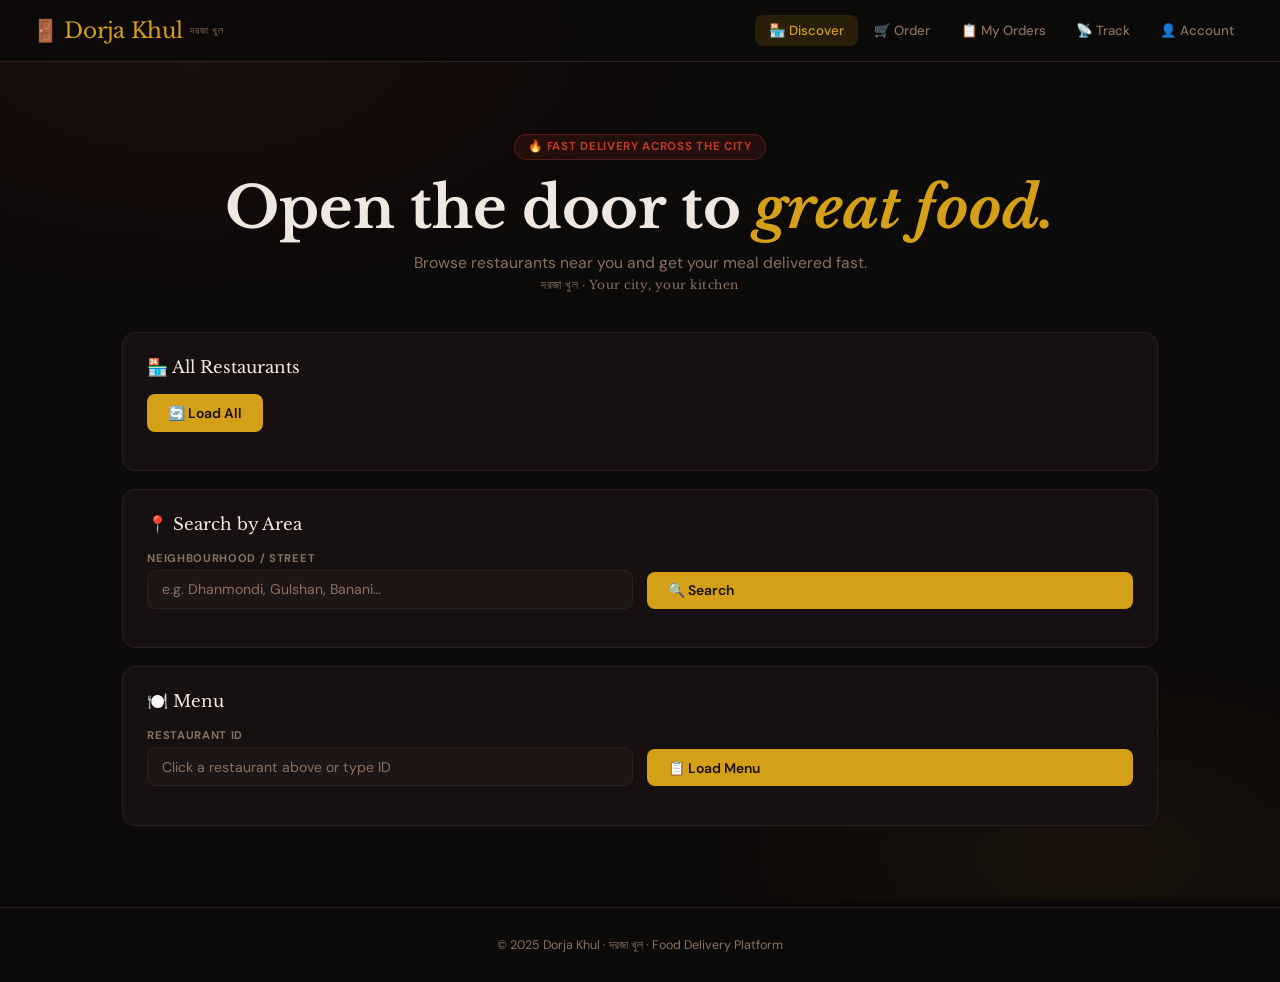
<file: frontend/index.html>
<!DOCTYPE html>
<html lang="en">
<head>
  <meta charset="UTF-8"/>
  <meta name="viewport" content="width=device-width, initial-scale=1.0"/>
  <title>দরজা খুল — Dorja Khul</title>
  <link href="https://fonts.googleapis.com/css2?family=Libre+Baskerville:ital,wght@0,400;0,700;1,400&family=DM+Sans:wght@300;400;500;600&display=swap" rel="stylesheet"/>
  <link rel="stylesheet" href="index.css"/>
</head>
<body>

<nav>
  <div class="logo">
    🚪 Dorja Khul
    <span class="logo-sub">দরজা খুল</span>
  </div>
  <div class="nav-tabs">
    <button class="tab-btn active" onclick="showPage('discover',this)">🏪 Discover</button>
    <button class="tab-btn" onclick="showPage('order',this)">🛒 Order</button>
    <button class="tab-btn" onclick="showPage('myorders',this)">📋 My Orders</button>
    <button class="tab-btn" onclick="showPage('track',this)">📡 Track</button>
    <button class="tab-btn" onclick="showPage('account',this)">👤 Account</button>
  </div>
</nav>

<div class="hero">
  <div class="hero-eyebrow">🔥 Fast delivery across the city</div>
  <h1>Open the door to <em>great food.</em></h1>
  <p>Browse restaurants near you and get your meal delivered fast.</p>
  <div class="hero-bn">দরজা খুল · Your city, your kitchen</div>
</div>

<div class="main">

  <!-- ═══ DISCOVER ═══ -->
  <div class="page active" id="page-discover">

    <div class="card">
      <div class="card-title">🏪 All Restaurants</div>
      <div class="actions" style="margin-top:0;margin-bottom:.9rem;">
        <button class="btn btn-primary" onclick="loadAllRestaurants()">🔄 Load All</button>
      </div>
      <div id="all-restaurants"></div>
    </div>

    <div class="card">
      <div class="card-title">📍 Search by Area</div>
      <div class="g2">
        <div class="field">
          <label>Neighbourhood / Street</label>
          <input id="area" placeholder="e.g. Dhanmondi, Gulshan, Banani…"/>
        </div>
        <div style="display:flex;align-items:flex-end;">
          <button class="btn btn-primary" onclick="searchRestaurants()" style="width:100%">🔍 Search</button>
        </div>
      </div>
      <div id="search-restaurants" style="margin-top:.9rem;"></div>
    </div>

    <div class="card">
      <div class="card-title">🍽️ Menu</div>
      <div class="g2">
        <div class="field">
          <label>Restaurant ID</label>
          <input id="restaurantId" placeholder="Click a restaurant above or type ID"/>
        </div>
        <div style="display:flex;align-items:flex-end;">
          <button class="btn btn-primary" onclick="loadMenu()" style="width:100%">📋 Load Menu</button>
        </div>
      </div>
      <div id="menu-list" style="margin-top:.9rem;"></div>
    </div>

  </div>

  <!-- ═══ ORDER ═══ -->
  <div class="page" id="page-order">

    <div class="card">
      <div class="card-title">🛒 Place Order</div>
      <div class="g2">
        <div class="field"><label>Customer ID</label><input id="customerId" placeholder="Your customer ID"/></div>
        <div class="field"><label>Restaurant ID</label><input id="ord-restId" placeholder="Restaurant ID"/></div>
        <div class="field"><label>Menu Item ID</label><input id="menuItemId" placeholder="Item ID from menu"/></div>
        <div class="field"><label>Quantity</label><input id="qty" type="number" placeholder="1" min="1"/></div>
        <div class="field" style="grid-column:span 2">
          <label>Coupon Code <span style="font-weight:400;text-transform:none;font-size:.68rem">(optional)</span></label>
          <input id="coupon" placeholder="e.g. SAVE20"/>
        </div>
      </div>
      <div class="actions">
        <button class="btn btn-primary" onclick="placeOrder()">🛍️ Place Order</button>
      </div>
      <div id="orderResult" class="msg"></div>
    </div>

    <div class="card">
      <div class="card-title">💳 Payment</div>
      <div class="g2">
        <div class="field"><label>Order ID</label><input id="orderIdPay" placeholder="Order ID"/></div>
        <div class="field">
          <label>Method</label>
          <select id="payMethod">
            <option value="CASH">💵 Cash on Delivery</option>
            <option value="CARD">💳 Card</option>
          </select>
        </div>
      </div>
      <div class="actions">
        <button class="btn btn-primary" onclick="payOrder()">✅ Pay Now</button>
        <button class="btn btn-outline" onclick="assignRider()">🛵 Auto-Assign Rider</button>
      </div>
      <div id="payResult" class="msg"></div>
    </div>

    <div class="card">
      <div class="card-title">📦 Delivery Progress</div>
      <div class="g2">
        <div class="field"><label>Order ID</label><input id="orderIdProgress" placeholder="Order ID"/></div>
        <div class="field">
          <label>Status</label>
          <select id="progressStatus">
            <option value="PREPARING">🍳 Preparing</option>
            <option value="OUT_FOR_DELIVERY">🛵 Out for Delivery</option>
            <option value="DELIVERED">✅ Delivered</option>
          </select>
        </div>
      </div>
      <div class="actions">
        <button class="btn btn-primary" onclick="updateProgress()">Update Progress</button>
      </div>
      <div id="progressResult" class="msg"></div>
    </div>

  </div>

  <!-- ═══ MY ORDERS ═══ -->
  <div class="page" id="page-myorders">

    <div class="card">
      <div class="card-title">📋 Order History</div>
      <div class="g2">
        <div class="field">
          <label>Your Customer ID</label>
          <input id="historyCustomerId" placeholder="Enter your customer ID"/>
        </div>
        <div style="display:flex;align-items:flex-end;">
          <button class="btn btn-primary" onclick="loadOrderHistory()" style="width:100%">🔄 Load Orders</button>
        </div>
      </div>
      <div id="order-history" style="margin-top:.9rem;"></div>
    </div>

  </div>

  <!-- ═══ TRACK ═══ -->
  <div class="page" id="page-track">

    <div class="card">
      <div class="card-title">📡 Track Order</div>
      <div class="g2">
        <div class="field">
          <label>Order ID</label>
          <input id="orderIdTrack" placeholder="Enter your order ID"/>
        </div>
        <div style="display:flex;align-items:flex-end;">
          <button class="btn btn-primary" onclick="trackOrder()" style="width:100%">🔎 Track</button>
        </div>
      </div>
      <div id="trackResult" style="margin-top:.9rem;"></div>
    </div>

  </div>

  <!-- ═══ ACCOUNT ═══ -->
  <div class="page" id="page-account">

    <div class="card">
      <div class="card-title">👤 Register as Customer</div>
      <div class="g3">
        <div class="field"><label>Full Name</label><input id="custName" placeholder="Your name"/></div>
        <div class="field"><label>Phone</label><input id="custPhone" placeholder="+880 …"/></div>
        <div class="field"><label>Delivery Address</label><input id="custAddress" placeholder="Street, Area"/></div>
      </div>
      <div class="actions">
        <button class="btn btn-primary" onclick="registerCustomer()">📝 Register</button>
      </div>
      <div id="custMsg" class="msg"></div>
    </div>

    <div class="card">
      <div class="card-title">👥 All Registered Customers</div>
      <div class="actions" style="margin-top:0;margin-bottom:.9rem;">
        <button class="btn btn-outline btn-sm" onclick="loadCustomers()">🔄 Refresh</button>
      </div>
      <div id="customers-list"></div>
    </div>

  </div>

</div>

<footer>© 2025 Dorja Khul · দরজা খুল · Food Delivery Platform</footer>

<script src="index.js"></script>
</body>
</html>
</file>
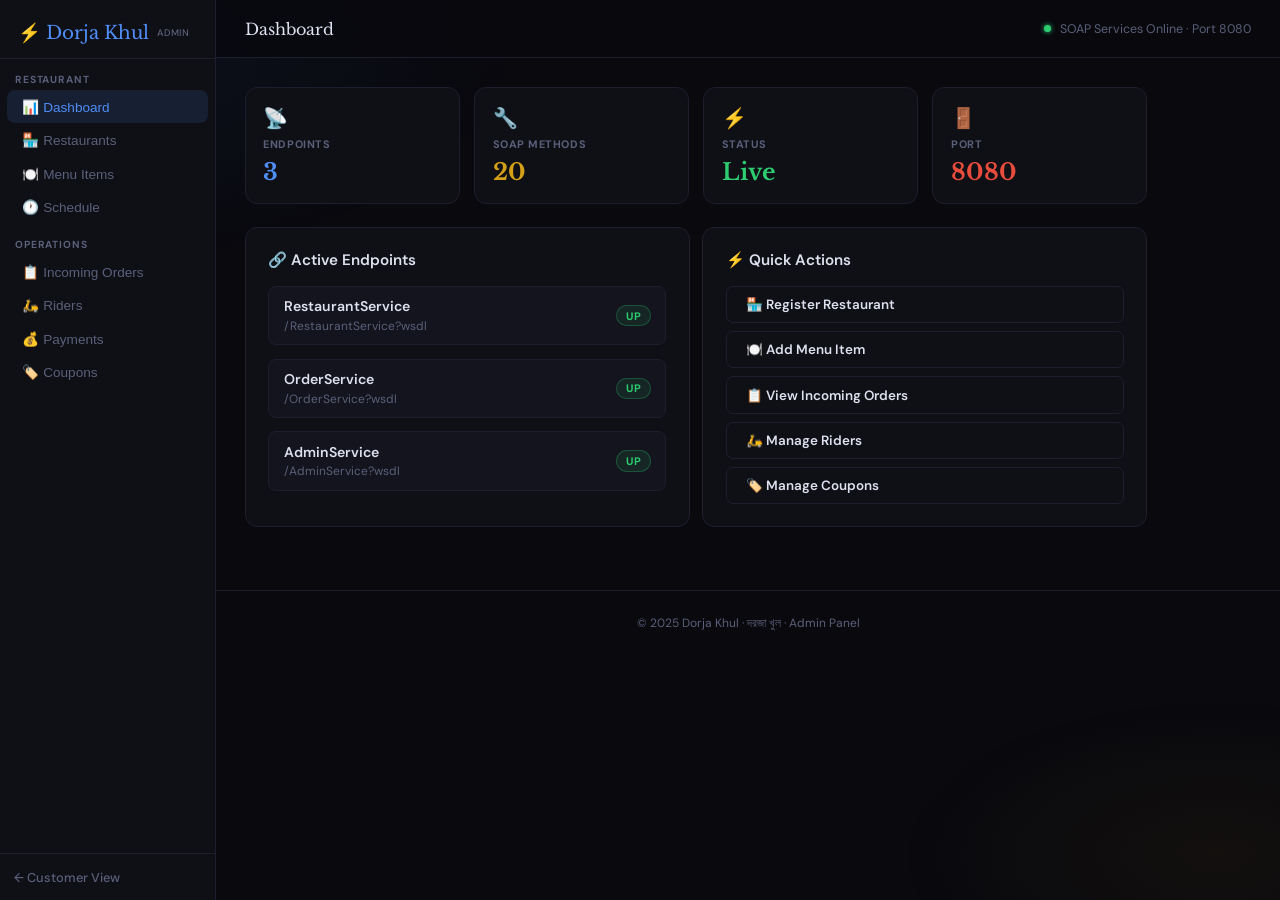
<file: frontend/admin.html>
<!DOCTYPE html>
<html lang="en">
<head>
  <meta charset="UTF-8"/>
  <meta name="viewport" content="width=device-width, initial-scale=1.0"/>
  <title>Dorja Khul — Admin</title>
  <link href="https://fonts.googleapis.com/css2?family=Libre+Baskerville:wght@700&family=DM+Sans:wght@300;400;500;600&display=swap" rel="stylesheet"/>
  <link rel="stylesheet" href="admin.css"/>
</head>
<body>

<!-- SIDEBAR -->
<aside class="sidebar">
  <div class="sb-logo">⚡ Dorja Khul <small>Admin</small></div>

  <div class="sb-sec">Restaurant</div>
  <button class="ni active" onclick="show('dashboard',this)">📊 Dashboard</button>
  <button class="ni" onclick="show('restaurants',this)">🏪 Restaurants</button>
  <button class="ni" onclick="show('menu',this)">🍽️ Menu Items</button>
  <button class="ni" onclick="show('schedule',this)">🕐 Schedule</button>

  <div class="sb-sec">Operations</div>
  <button class="ni" onclick="show('orders',this)">📋 Incoming Orders</button>
  <button class="ni" onclick="show('riders',this)">🛵 Riders</button>
  <button class="ni" onclick="show('payments',this)">💰 Payments</button>
  <button class="ni" onclick="show('coupons',this)">🏷️ Coupons</button>

  <div style="flex:1"></div>
  <div style="padding:.9rem;border-top:1px solid var(--border)">
    <a href="index.html" style="display:flex;align-items:center;gap:.5rem;color:var(--muted);text-decoration:none;font-size:.8rem;font-weight:500;transition:color .2s" onmouseover="this.style.color='var(--ink)'" onmouseout="this.style.color='var(--muted)'">← Customer View</a>
  </div>
</aside>

<!-- MAIN -->
<div class="main">
  <div class="topbar">
    <div class="topbar-title" id="topbar-title">Dashboard</div>
    <div class="online"><div class="pulse"></div>SOAP Services Online · Port 8080</div>
  </div>

  <div class="content">

    <!-- DASHBOARD -->
    <div class="section active" id="section-dashboard">
      <div class="stats">
        <div class="stat s-blue"><span class="stat-icon">📡</span><span class="stat-lbl">Endpoints</span><span class="stat-val">3</span></div>
        <div class="stat s-gold" style="animation-delay:.05s"><span class="stat-icon">🔧</span><span class="stat-lbl">SOAP Methods</span><span class="stat-val">20</span></div>
        <div class="stat s-green" style="animation-delay:.1s"><span class="stat-icon">⚡</span><span class="stat-lbl">Status</span><span class="stat-val">Live</span></div>
        <div class="stat s-red" style="animation-delay:.15s"><span class="stat-icon">🚪</span><span class="stat-lbl">Port</span><span class="stat-val">8080</span></div>
      </div>

      <div class="g2">
        <div class="card" style="animation-delay:.05s">
          <div class="card-title">🔗 Active Endpoints</div>
          <div style="display:flex;flex-direction:column;gap:.42rem">
            <div class="li" style="cursor:default"><div class="li-l"><div class="li-name">RestaurantService</div><div class="li-sub">/RestaurantService?wsdl</div></div><span class="badge b-green">UP</span></div>
            <div class="li" style="cursor:default"><div class="li-l"><div class="li-name">OrderService</div><div class="li-sub">/OrderService?wsdl</div></div><span class="badge b-green">UP</span></div>
            <div class="li" style="cursor:default"><div class="li-l"><div class="li-name">AdminService</div><div class="li-sub">/AdminService?wsdl</div></div><span class="badge b-green">UP</span></div>
          </div>
        </div>
        <div class="card" style="animation-delay:.1s">
          <div class="card-title">⚡ Quick Actions</div>
          <div style="display:flex;flex-direction:column;gap:.5rem">
            <button class="btn btn-o" style="width:100%;justify-content:flex-start" onclick="show('restaurants',document.querySelector('[onclick*=restaurants]'))">🏪 Register Restaurant</button>
            <button class="btn btn-o" style="width:100%;justify-content:flex-start" onclick="show('menu',document.querySelector('[onclick*=menu]'))">🍽️ Add Menu Item</button>
            <button class="btn btn-o" style="width:100%;justify-content:flex-start" onclick="show('orders',document.querySelector('[onclick*=orders]'))">📋 View Incoming Orders</button>
            <button class="btn btn-o" style="width:100%;justify-content:flex-start" onclick="show('riders',document.querySelector('[onclick*=riders]'))">🛵 Manage Riders</button>
            <button class="btn btn-o" style="width:100%;justify-content:flex-start" onclick="show('coupons',document.querySelector('[onclick*=coupons]'))">🏷️ Manage Coupons</button>
          </div>
        </div>
      </div>
    </div>

    <!-- RESTAURANTS -->
    <div class="section" id="section-restaurants">
      <div class="card">
        <div class="card-title">🏪 Register New Restaurant</div>
        <div class="g3">
          <div class="field"><label>Owner ID</label><input id="ownerId" placeholder="Owner ID"/></div>
          <div class="field"><label>Restaurant Name</label><input id="rName" placeholder="e.g. Kacchi Bhai"/></div>
          <div class="field"><label>Full Address</label><input id="rAddress" placeholder="Street, Area, City"/></div>
        </div>
        <div class="actions"><button class="btn btn-p" onclick="registerRestaurant()">✅ Register</button></div>
        <div id="regMsg" class="msg"></div>
      </div>
    </div>

    <!-- MENU -->
    <div class="section" id="section-menu">
      <div class="card">
        <div class="card-title">➕ Add Menu Item</div>
        <div class="g3">
          <div class="field"><label>Restaurant ID</label><input id="restIdMenu" placeholder="Restaurant ID"/></div>
          <div class="field"><label>Item Name</label><input id="itemName" placeholder="e.g. Kacchi Biryani"/></div>
          <div class="field"><label>Price (৳)</label><input id="itemPrice" type="number" step="0.01" placeholder="350"/></div>
          <div class="field"><label>Quantity</label><input id="itemQty" type="number" placeholder="50"/></div>
          <div class="field" style="grid-column:span 2"><label>Add-ons</label><input id="itemAddons" placeholder="Extra raita, Borhani, Salad…"/></div>
        </div>
        <div class="actions"><button class="btn btn-p" onclick="addMenuItem()">➕ Add Item</button></div>
        <div id="menuMsg" class="msg"></div>
      </div>

      <div class="card">
        <div class="card-title">✏️ Update Existing Item</div>
        <div class="g3">
          <div class="field"><label>Menu Item ID</label><input id="menuItemId" placeholder="Item ID"/></div>
          <div class="field"><label>New Quantity</label><input id="menuQty" type="number" placeholder="New stock count"/></div>
          <div class="field"><label>New Add-ons</label><input id="menuAddons" placeholder="Updated add-ons"/></div>
        </div>
        <div class="field" style="max-width:220px;margin-top:.6rem">
          <label>Availability</label>
          <select id="menuAvail"><option value="true">✅ Available</option><option value="false">❌ Unavailable</option></select>
        </div>
        <div class="actions">
          <button class="btn btn-p" onclick="updateMenuItem()">💾 Save Changes</button>
          <button class="btn btn-d" onclick="deleteMenuItem()">🗑️ Delete Item</button>
        </div>
        <div id="updateMsg" class="msg"></div>
      </div>
    </div>

    <!-- SCHEDULE -->
    <div class="section" id="section-schedule">
      <div class="card">
        <div class="card-title">🕐 Set Operating Hours</div>
        <div class="g3">
          <div class="field"><label>Restaurant ID</label><input id="schedRestId" placeholder="Restaurant ID"/></div>
          <div class="field"><label>Open Time</label><input id="openTime" type="time"/></div>
          <div class="field"><label>Close Time</label><input id="closeTime" type="time"/></div>
        </div>
        <div class="actions">
          <button class="btn btn-p" onclick="setSchedule()">💾 Save Schedule</button>
          <button class="btn btn-o" onclick="getSchedule()">👁️ View Current</button>
        </div>
        <div id="schedMsg" class="msg"></div>
        <div id="schedResult" style="margin-top:.8rem"></div>
      </div>
    </div>

    <!-- INCOMING ORDERS -->
    <div class="section" id="section-orders">
      <div class="card">
        <div class="card-title">📋 Incoming Orders by Restaurant</div>
        <div class="g2">
          <div class="field"><label>Restaurant ID</label><input id="ordRestId" placeholder="Restaurant ID"/></div>
          <div style="display:flex;align-items:flex-end;">
            <button class="btn btn-p" onclick="loadOrdersByRestaurant()" style="width:100%">🔄 Load Orders</button>
          </div>
        </div>
        <div id="rest-orders" style="margin-top:.9rem;"></div>
      </div>
    </div>

    <!-- RIDERS -->
    <div class="section" id="section-riders">
      <div class="card">
        <div class="card-title">🛵 All Riders</div>
        <div class="actions" style="margin-top:0;margin-bottom:.85rem">
          <button class="btn btn-o btn-sm" onclick="loadRiders()">🔄 Refresh</button>
        </div>
        <div id="riders-list"></div>
      </div>

      <div class="card">
        <div class="card-title">📌 Manually Assign Rider</div>
        <p style="color:var(--muted);font-size:.83rem;margin-bottom:.9rem;line-height:1.6">
          Use this to assign a specific rider to an order. Auto-assign is available on the customer UI.
          Check the rider list above first to find an available rider ID.
        </p>
        <div class="g2">
          <div class="field"><label>Order ID</label><input id="orderId" placeholder="Order ID"/></div>
          <div class="field"><label>Rider ID</label><input id="riderId" placeholder="Rider ID (from list above)"/></div>
        </div>
        <div class="actions"><button class="btn btn-p" onclick="assignRider()">🛵 Dispatch Rider</button></div>
        <div id="riderMsg" class="msg"></div>
      </div>
    </div>

    <!-- PAYMENTS -->
    <div class="section" id="section-payments">
      <div class="card">
        <div class="card-title">💰 Payment Records</div>
        <div class="g2">
          <div class="field"><label>Restaurant ID</label><input id="payRestId" placeholder="Restaurant ID"/></div>
          <div style="display:flex;align-items:flex-end;">
            <button class="btn btn-p" onclick="loadPayments()" style="width:100%">🔄 Fetch Payments</button>
          </div>
        </div>
        <div id="payments-container" style="margin-top:1rem;"></div>
      </div>
    </div>

    <!-- COUPONS -->
    <div class="section" id="section-coupons">
      <div class="card">
        <div class="card-title">🏷️ Create Coupon</div>
        <div class="g2">
          <div class="field"><label>Coupon Code</label><input id="couponCode" placeholder="e.g. SAVE20"/></div>
          <div class="field"><label>Discount (%)</label><input id="couponDiscount" type="number" min="1" max="100" placeholder="e.g. 20"/></div>
        </div>
        <div class="actions"><button class="btn btn-p" onclick="addCoupon()">✅ Create Coupon</button></div>
        <div id="couponMsg" class="msg"></div>
      </div>

      <div class="card">
        <div class="card-title">📋 All Coupons</div>
        <div class="actions" style="margin-top:0;margin-bottom:.85rem">
          <button class="btn btn-o btn-sm" onclick="loadCoupons()">🔄 Load Coupons</button>
        </div>
        <div id="coupons-list"></div>
      </div>
    </div>

  </div><!-- /content -->
  <footer>© 2025 Dorja Khul · দরজা খুল · Admin Panel</footer>
</div><!-- /main -->

<script src="admin.js"></script>
</body>
</html>
</file>
<file: frontend/index.css>
:root {
  --bg:        #0d0a0a;
  --surface:   #161010;
  --surface2:  #1e1515;
  --border:    #2c1f1f;
  --crimson:   #c0392b;
  --gold:      #d4a017;
  --gold-lt:   #e8b84b;
  --gold-glow: rgba(212,160,23,.14);
  --red-glow:  rgba(192,57,43,.12);
  --green:     #27ae60;
  --red-err:   #e74c3c;
  --text:      #f0e8e0;
  --muted:     #8a7060;
  --radius:    13px;
}
*, *::before, *::after { box-sizing:border-box; margin:0; padding:0; }
html { scroll-behavior:smooth; }
body {
  background:var(--bg);
  color:var(--text);
  font-family:'DM Sans', sans-serif;
  min-height:100vh;
}
body::before {
  content:'';
  position:fixed; inset:0;
  background:
    radial-gradient(ellipse 70% 50% at 15% 5%,  rgba(192,57,43,.08) 0%,transparent 55%),
    radial-gradient(ellipse 55% 40% at 85% 95%, rgba(212,160,23,.06) 0%,transparent 55%);
  pointer-events:none; z-index:0;
}

/* NAV */
nav {
  position:sticky; top:0; z-index:100;
  display:flex; align-items:center; justify-content:space-between;
  padding:0 2rem; height:62px;
  background:rgba(13,10,10,.88);
  backdrop-filter:blur(18px);
  border-bottom:1px solid var(--border);
}
.logo {
  font-family:'Libre Baskerville', serif;
  font-size:1.35rem; color:var(--gold);
  letter-spacing:-.3px;
  display:flex; align-items:center; gap:.5rem;
}
.logo-sub { font-size:.65rem; color:var(--muted); font-family:'DM Sans',sans-serif; font-weight:400; letter-spacing:.06em; text-transform:uppercase; }
.nav-tabs { display:flex; gap:.2rem; }
.tab-btn {
  background:none; border:none; color:var(--muted);
  padding:.42rem .85rem; border-radius:8px;
  font-family:'DM Sans',sans-serif; font-size:.83rem; font-weight:500;
  cursor:pointer; transition:all .2s;
}
.tab-btn.active, .tab-btn:hover { background:var(--gold-glow); color:var(--gold); }

/* HERO */
.hero {
  position:relative; z-index:1;
  text-align:center; padding:4.5rem 1rem 2.5rem;
}
.hero-eyebrow {
  display:inline-flex; align-items:center; gap:.4rem;
  background:var(--red-glow);
  border:1px solid rgba(192,57,43,.3);
  border-radius:100px; padding:.28rem .85rem;
  font-size:.72rem; font-weight:700; color:var(--crimson);
  letter-spacing:.06em; text-transform:uppercase;
  margin-bottom:1rem;
  animation:fadeUp .5s ease both;
}
.hero h1 {
  font-family:'Libre Baskerville', serif;
  font-size:clamp(2.2rem,5.5vw,3.6rem);
  font-weight:700; line-height:1.12;
  animation:fadeUp .5s .08s ease both;
}
.hero h1 em { font-style:italic; color:var(--gold); }
.hero p {
  color:var(--muted); margin-top:.7rem; font-size:.98rem;
  animation:fadeUp .5s .16s ease both;
}
.hero-bn {
  font-family:'Libre Baskerville',serif; font-size:.75rem;
  color:var(--muted); margin-top:.3rem; letter-spacing:.04em;
}

/* MAIN */
.main { position:relative; z-index:1; max-width:1080px; margin:0 auto; padding:0 1.4rem 4rem; }

/* PAGES */
.page { display:none; }
.page.active { display:block; animation:fadeIn .3s ease; }

/* CARDS */
.card {
  background:var(--surface);
  border:1px solid var(--border);
  border-radius:var(--radius);
  padding:1.5rem; margin-bottom:1.1rem;
  transition:border-color .2s;
}
.card:hover { border-color:rgba(212,160,23,.2); }
.card-title {
  font-family:'Libre Baskerville',serif;
  font-size:1.05rem; margin-bottom:1rem;
  display:flex; align-items:center; gap:.45rem;
}

/* GRIDS */
.g2 { display:grid; grid-template-columns:1fr 1fr; gap:.85rem; }
.g3 { display:grid; grid-template-columns:1fr 1fr 1fr; gap:.85rem; }
@media(max-width:660px){ .g2,.g3{grid-template-columns:1fr} }

/* FORM */
.field { display:flex; flex-direction:column; gap:.32rem; }
label { font-size:.7rem; font-weight:700; color:var(--muted); text-transform:uppercase; letter-spacing:.06em; }
input, select, textarea {
  background:var(--surface2); border:1px solid var(--border);
  border-radius:8px; padding:.6rem .85rem;
  color:var(--text); font-family:'DM Sans',sans-serif; font-size:.88rem;
  width:100%; outline:none; transition:border-color .2s, box-shadow .2s;
}
input::placeholder { color:var(--muted); }
input:focus, select:focus { border-color:var(--gold); box-shadow:0 0 0 3px var(--gold-glow); }
select option { background:var(--surface2); }

/* BUTTONS */
.btn {
  display:inline-flex; align-items:center; gap:.38rem;
  padding:.6rem 1.3rem; border-radius:8px; border:none;
  font-family:'DM Sans',sans-serif; font-size:.87rem; font-weight:600;
  cursor:pointer; transition:all .2s; white-space:nowrap;
}
.btn-primary { background:var(--gold); color:#1a0e00; }
.btn-primary:hover { background:var(--gold-lt); transform:translateY(-1px); box-shadow:0 5px 18px rgba(212,160,23,.3); }
.btn-outline { background:transparent; border:1px solid var(--border); color:var(--text); }
.btn-outline:hover { border-color:var(--gold); color:var(--gold); }
.btn-danger { background:rgba(231,76,60,.12); border:1px solid rgba(231,76,60,.3); color:var(--red-err); }
.btn-danger:hover { background:rgba(231,76,60,.22); }
.btn-sm { padding:.38rem .88rem; font-size:.78rem; }
.btn:active { transform:scale(.97); }
.actions { display:flex; gap:.6rem; flex-wrap:wrap; margin-top:.9rem; }

/* MSG */
.msg { margin-top:.75rem; padding:.62rem .95rem; border-radius:8px; font-size:.85rem; font-weight:500; display:none; }
.msg.ok  { background:rgba(39,174,96,.1); border:1px solid rgba(39,174,96,.3); color:var(--green); display:block; }
.msg.err { background:rgba(231,76,60,.1); border:1px solid rgba(231,76,60,.3); color:var(--red-err); display:block; }
.msg.inf { background:var(--gold-glow); border:1px solid rgba(212,160,23,.3); color:var(--gold); display:block; }

/* LIST ITEM */
.li {
  display:flex; align-items:center; justify-content:space-between;
  padding:.7rem .95rem; background:var(--surface2);
  border:1px solid var(--border); border-radius:9px;
  margin-bottom:.45rem; transition:border-color .2s;
  animation:fadeIn .3s ease;
}
.li:hover { border-color:rgba(212,160,23,.18); }
.li-left { display:flex; flex-direction:column; gap:.18rem; }
.li-name { font-weight:600; font-size:.9rem; }
.li-sub  { color:var(--muted); font-size:.77rem; }
.li-right { display:flex; align-items:center; gap:.5rem; }

/* BADGES */
.badge {
  padding:.2rem .58rem; border-radius:100px;
  font-size:.7rem; font-weight:700; text-transform:uppercase; letter-spacing:.04em;
}
.b-gold  { background:var(--gold-glow); color:var(--gold); border:1px solid rgba(212,160,23,.3); }
.b-green { background:rgba(39,174,96,.1); color:var(--green); border:1px solid rgba(39,174,96,.3); }
.b-red   { background:rgba(231,76,60,.1); color:var(--red-err); border:1px solid rgba(231,76,60,.3); }
.b-gray  { background:rgba(138,112,96,.12); color:var(--muted); border:1px solid rgba(138,112,96,.25); }

/* EMPTY */
.empty { text-align:center; padding:2.2rem; color:var(--muted); font-size:.88rem; }
.empty-icon { font-size:2.2rem; margin-bottom:.5rem; opacity:.45; }

/* TRACK STEPPER */
.tracker { display:flex; align-items:flex-start; gap:0; margin-top:1rem; }
.t-step { flex:1; display:flex; flex-direction:column; align-items:center; position:relative; }
.t-step::after {
  content:''; position:absolute; top:13px; left:50%; right:-50%;
  height:2px; background:var(--border);
}
.t-step:last-child::after { display:none; }
.t-dot {
  width:26px; height:26px; border-radius:50%;
  background:var(--surface2); border:2px solid var(--border);
  display:flex; align-items:center; justify-content:center;
  font-size:.68rem; z-index:1; transition:all .3s;
}
.t-label { font-size:.66rem; color:var(--muted); margin-top:.38rem; text-align:center; }
.t-step.done .t-dot { background:var(--gold); border-color:var(--gold); color:#1a0e00; }
.t-step.done .t-label { color:var(--gold); }
.t-step.done::after { background:var(--gold); }

/* SPINNER */
.spin {
  display:inline-block; width:15px; height:15px;
  border:2px solid rgba(212,160,23,.25); border-top-color:var(--gold);
  border-radius:50%; animation:spin .7s linear infinite;
}

/* RESTAURANT CARD */
.rest-card {
  background:var(--surface2); border:1px solid var(--border);
  border-radius:10px; padding:1rem 1.1rem;
  margin-bottom:.5rem; cursor:pointer;
  transition:all .2s; animation:fadeIn .3s ease;
  display:flex; align-items:center; justify-content:space-between;
}
.rest-card:hover { border-color:var(--gold); transform:translateX(3px); }

/* DIVIDER */
.divider { height:1px; background:var(--border); margin:1.2rem 0; }

/* MENU ITEM CARD */
.menu-card {
  background:var(--surface2); border:1px solid var(--border);
  border-radius:9px; padding:.85rem 1rem;
  margin-bottom:.45rem; display:flex; align-items:center;
  justify-content:space-between; animation:fadeIn .3s ease;
  transition:border-color .2s;
}
.menu-card:hover { border-color:rgba(212,160,23,.15); }

@keyframes fadeUp { from{opacity:0;transform:translateY(14px)} to{opacity:1;transform:translateY(0)} }
@keyframes fadeIn { from{opacity:0} to{opacity:1} }
@keyframes spin   { to{transform:rotate(360deg)} }

/* stagger cards */
.card:nth-child(1){animation:fadeUp .45s .04s ease both}
.card:nth-child(2){animation:fadeUp .45s .08s ease both}
.card:nth-child(3){animation:fadeUp .45s .12s ease both}
.card:nth-child(4){animation:fadeUp .45s .16s ease both}

footer { text-align:center; padding:1.8rem 1rem; color:var(--muted); font-size:.78rem; border-top:1px solid var(--border); }
</file>
<file: frontend/admin.css>
:root {
  --bg:       #09090e;
  --surf:     #0f0f16;
  --surf2:    #14141e;
  --border:   #1e1e2e;
  --ink:      #4f8ef7;
  --ink-glow: rgba(79,142,247,.13);
  --gold:     #d4a017;
  --gold-glow:rgba(212,160,23,.12);
  --green:    #2ecc71;
  --red:      #e74c3c;
  --amber:    #f39c12;
  --text:     #dde0ee;
  --muted:    #5a607a;
  --radius:   12px;
}
*,*::before,*::after{box-sizing:border-box;margin:0;padding:0}
html{scroll-behavior:smooth}
body{background:var(--bg);color:var(--text);font-family:'DM Sans',sans-serif;min-height:100vh;display:flex}
body::before{content:'';position:fixed;inset:0;
  background:radial-gradient(ellipse 65% 45% at 5% 5%,rgba(79,142,247,.07) 0%,transparent 55%),
             radial-gradient(ellipse 50% 35% at 95% 95%,rgba(212,160,23,.05) 0%,transparent 50%);
  pointer-events:none;z-index:0}

/* SIDEBAR */
.sidebar{position:fixed;top:0;left:0;bottom:0;width:216px;background:var(--surf);border-right:1px solid var(--border);display:flex;flex-direction:column;z-index:50}
.sb-logo{padding:1.3rem 1.1rem .9rem;font-family:'Libre Baskerville',serif;font-size:1.15rem;color:var(--ink);border-bottom:1px solid var(--border);display:flex;align-items:center;gap:.5rem}
.sb-logo small{font-family:'DM Sans',sans-serif;font-size:.6rem;color:var(--muted);font-weight:500;letter-spacing:.06em;text-transform:uppercase}
.sb-sec{padding:.85rem .95rem .25rem;font-size:.64rem;font-weight:700;color:var(--muted);text-transform:uppercase;letter-spacing:.08em}
.ni{display:flex;align-items:center;gap:.55rem;padding:.55rem .95rem;margin:0 .45rem;border-radius:8px;cursor:pointer;color:var(--muted);font-size:.85rem;font-weight:500;transition:all .2s;border:none;background:none;width:calc(100% - .9rem);text-align:left}
.ni:hover{background:var(--surf2);color:var(--text)}
.ni.active{background:var(--ink-glow);color:var(--ink)}

/* MAIN */
.main{margin-left:216px;flex:1;position:relative;z-index:1;max-width:calc(100vw - 216px)}

/* TOPBAR */
.topbar{height:58px;display:flex;align-items:center;justify-content:space-between;padding:0 1.8rem;border-bottom:1px solid var(--border);background:rgba(9,9,14,.75);backdrop-filter:blur(14px);position:sticky;top:0;z-index:40}
.topbar-title{font-family:'Libre Baskerville',serif;font-size:1rem}
.online{display:flex;align-items:center;gap:.6rem;font-size:.78rem;color:var(--muted)}
.pulse{width:7px;height:7px;border-radius:50%;background:var(--green);box-shadow:0 0 5px var(--green);animation:pulse 2s ease infinite}
@keyframes pulse{0%,100%{opacity:1}50%{opacity:.35}}

/* CONTENT */
.content{padding:1.8rem;max-width:960px}

/* SECTION */
.section{display:none}
.section.active{display:block;animation:fadeIn .3s ease}

/* STATS */
.stats{display:grid;grid-template-columns:repeat(4,1fr);gap:.9rem;margin-bottom:1.4rem}
@media(max-width:860px){.stats{grid-template-columns:repeat(2,1fr)}}
.stat{background:var(--surf);border:1px solid var(--border);border-radius:var(--radius);padding:1.1rem;display:flex;flex-direction:column;gap:.35rem;animation:fadeUp .4s ease both}
.stat-icon{font-size:1.25rem}
.stat-lbl{font-size:.68rem;color:var(--muted);text-transform:uppercase;letter-spacing:.05em;font-weight:700}
.stat-val{font-size:1.45rem;font-weight:700;font-family:'Libre Baskerville',serif}
.s-blue .stat-val{color:var(--ink)} .s-gold .stat-val{color:var(--gold)} .s-green .stat-val{color:var(--green)} .s-red .stat-val{color:var(--red)}

/* CARD */
.card{background:var(--surf);border:1px solid var(--border);border-radius:var(--radius);padding:1.4rem;margin-bottom:1.1rem;transition:border-color .2s;animation:fadeUp .4s ease both}
.card:hover{border-color:rgba(79,142,247,.2)}
.card-title{font-size:.95rem;font-weight:600;display:flex;align-items:center;gap:.45rem;margin-bottom:1rem}

/* GRID */
.g2{display:grid;grid-template-columns:1fr 1fr;gap:.8rem}
.g3{display:grid;grid-template-columns:1fr 1fr 1fr;gap:.8rem}
@media(max-width:640px){.g2,.g3{grid-template-columns:1fr}}

/* FORM */
.field{display:flex;flex-direction:column;gap:.3rem}
label{font-size:.68rem;font-weight:700;color:var(--muted);text-transform:uppercase;letter-spacing:.06em}
input,select{background:var(--surf2);border:1px solid var(--border);border-radius:7px;padding:.58rem .82rem;color:var(--text);font-family:'DM Sans',sans-serif;font-size:.86rem;width:100%;outline:none;transition:border-color .2s,box-shadow .2s}
input::placeholder{color:var(--muted)}
input:focus,select:focus{border-color:var(--ink);box-shadow:0 0 0 3px var(--ink-glow)}
select option{background:var(--surf2)}

/* BUTTONS */
.btn{display:inline-flex;align-items:center;gap:.35rem;padding:.57rem 1.2rem;border-radius:7px;border:none;font-family:'DM Sans',sans-serif;font-size:.84rem;font-weight:600;cursor:pointer;transition:all .2s;white-space:nowrap}
.btn-p{background:var(--ink);color:#fff}
.btn-p:hover{background:#6fa3ff;transform:translateY(-1px);box-shadow:0 5px 16px rgba(79,142,247,.28)}
.btn-o{background:transparent;border:1px solid var(--border);color:var(--text)}
.btn-o:hover{border-color:var(--ink);color:var(--ink)}
.btn-d{background:rgba(231,76,60,.1);border:1px solid rgba(231,76,60,.28);color:var(--red)}
.btn-d:hover{background:rgba(231,76,60,.2)}
.btn-sm{padding:.35rem .82rem;font-size:.77rem}
.btn:active{transform:scale(.97)}
.actions{display:flex;gap:.55rem;flex-wrap:wrap;margin-top:.85rem}

/* MSG */
.msg{margin-top:.72rem;padding:.6rem .9rem;border-radius:7px;font-size:.83rem;font-weight:500;display:none}
.msg.ok {background:rgba(46,204,113,.1);border:1px solid rgba(46,204,113,.3);color:var(--green);display:block}
.msg.err{background:rgba(231,76,60,.1);border:1px solid rgba(231,76,60,.3);color:var(--red);display:block}
.msg.inf{background:var(--ink-glow);border:1px solid rgba(79,142,247,.3);color:var(--ink);display:block}

/* TABLE */
.tbl-wrap{overflow-x:auto;border-radius:9px;border:1px solid var(--border)}
table{width:100%;border-collapse:collapse}
thead th{background:var(--surf2);padding:.58rem .9rem;font-size:.68rem;font-weight:700;color:var(--muted);text-transform:uppercase;letter-spacing:.05em;text-align:left;border-bottom:1px solid var(--border)}
tbody td{padding:.7rem .9rem;font-size:.85rem;border-bottom:1px solid var(--border)}
tbody tr:last-child td{border-bottom:none}
tbody tr:hover{background:var(--surf2)}

/* LIST */
.li{display:flex;align-items:center;justify-content:space-between;padding:.65rem .9rem;background:var(--surf2);border:1px solid var(--border);border-radius:8px;margin-bottom:.42rem;animation:fadeIn .3s ease;transition:border-color .2s}
.li:hover{border-color:rgba(79,142,247,.18)}
.li-l{display:flex;flex-direction:column;gap:.16rem}
.li-name{font-weight:600;font-size:.88rem}
.li-sub{color:var(--muted);font-size:.75rem}
.li-r{display:flex;align-items:center;gap:.45rem}

/* BADGES */
.badge{padding:.18rem .55rem;border-radius:100px;font-size:.68rem;font-weight:700;text-transform:uppercase;letter-spacing:.04em}
.b-blue {background:var(--ink-glow);color:var(--ink);border:1px solid rgba(79,142,247,.3)}
.b-gold {background:var(--gold-glow);color:var(--gold);border:1px solid rgba(212,160,23,.28)}
.b-green{background:rgba(46,204,113,.1);color:var(--green);border:1px solid rgba(46,204,113,.28)}
.b-red  {background:rgba(231,76,60,.1);color:var(--red);border:1px solid rgba(231,76,60,.28)}
.b-amber{background:rgba(243,156,18,.1);color:var(--amber);border:1px solid rgba(243,156,18,.28)}
.b-gray {background:rgba(90,96,122,.1);color:var(--muted);border:1px solid rgba(90,96,122,.2)}

/* EMPTY */
.empty{text-align:center;padding:2rem;color:var(--muted);font-size:.86rem}
.empty-icon{font-size:2rem;margin-bottom:.45rem;opacity:.4}

/* SPIN */
.spin{display:inline-block;width:14px;height:14px;border:2px solid rgba(79,142,247,.25);border-top-color:var(--ink);border-radius:50%;animation:spin .7s linear infinite}

/* RIDER INDICATOR */
.rider-dot{width:8px;height:8px;border-radius:50%;display:inline-block}
.rider-dot.available{background:var(--green);box-shadow:0 0 5px var(--green)}
.rider-dot.busy{background:var(--red)}

@keyframes fadeUp{from{opacity:0;transform:translateY(12px)}to{opacity:1;transform:translateY(0)}}
@keyframes fadeIn{from{opacity:0}to{opacity:1}}
@keyframes spin{to{transform:rotate(360deg)}}

footer{text-align:center;padding:1.5rem;color:var(--muted);font-size:.75rem;border-top:1px solid var(--border);margin-top:1rem}
</file>
